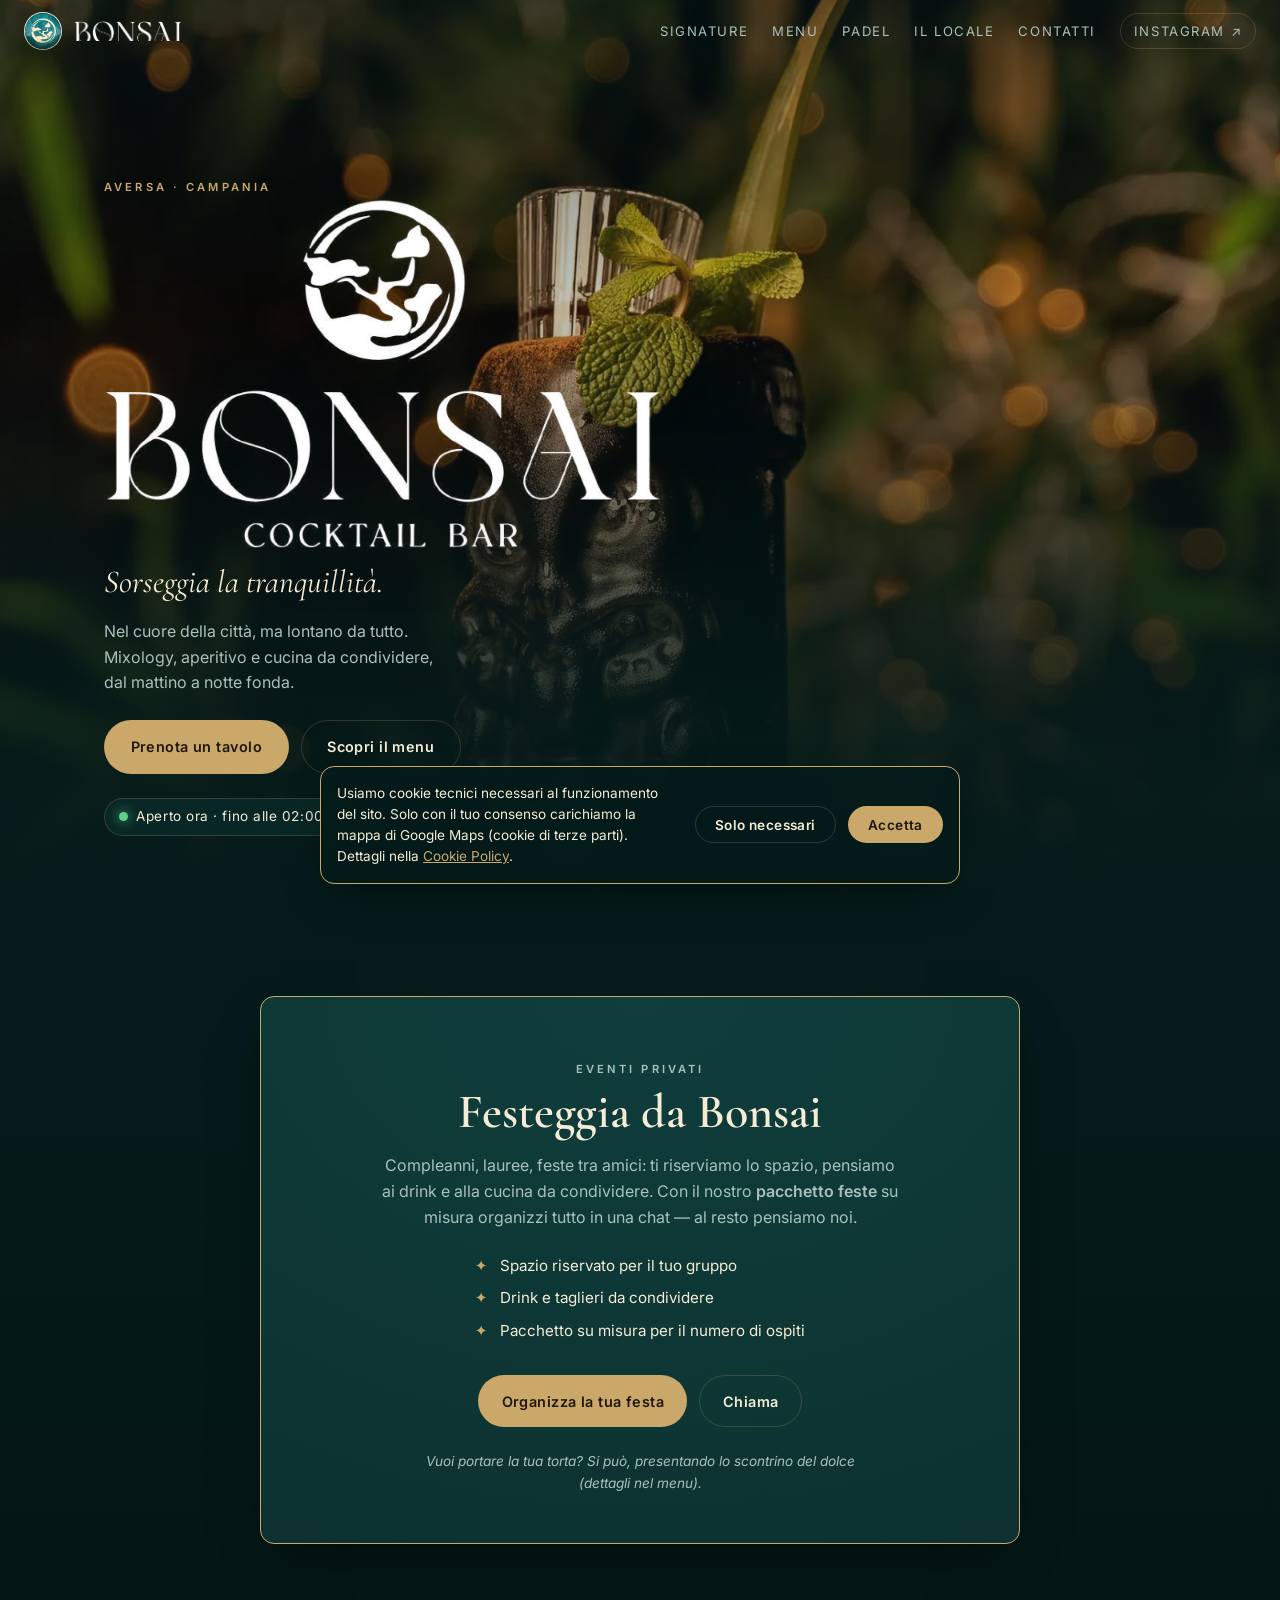
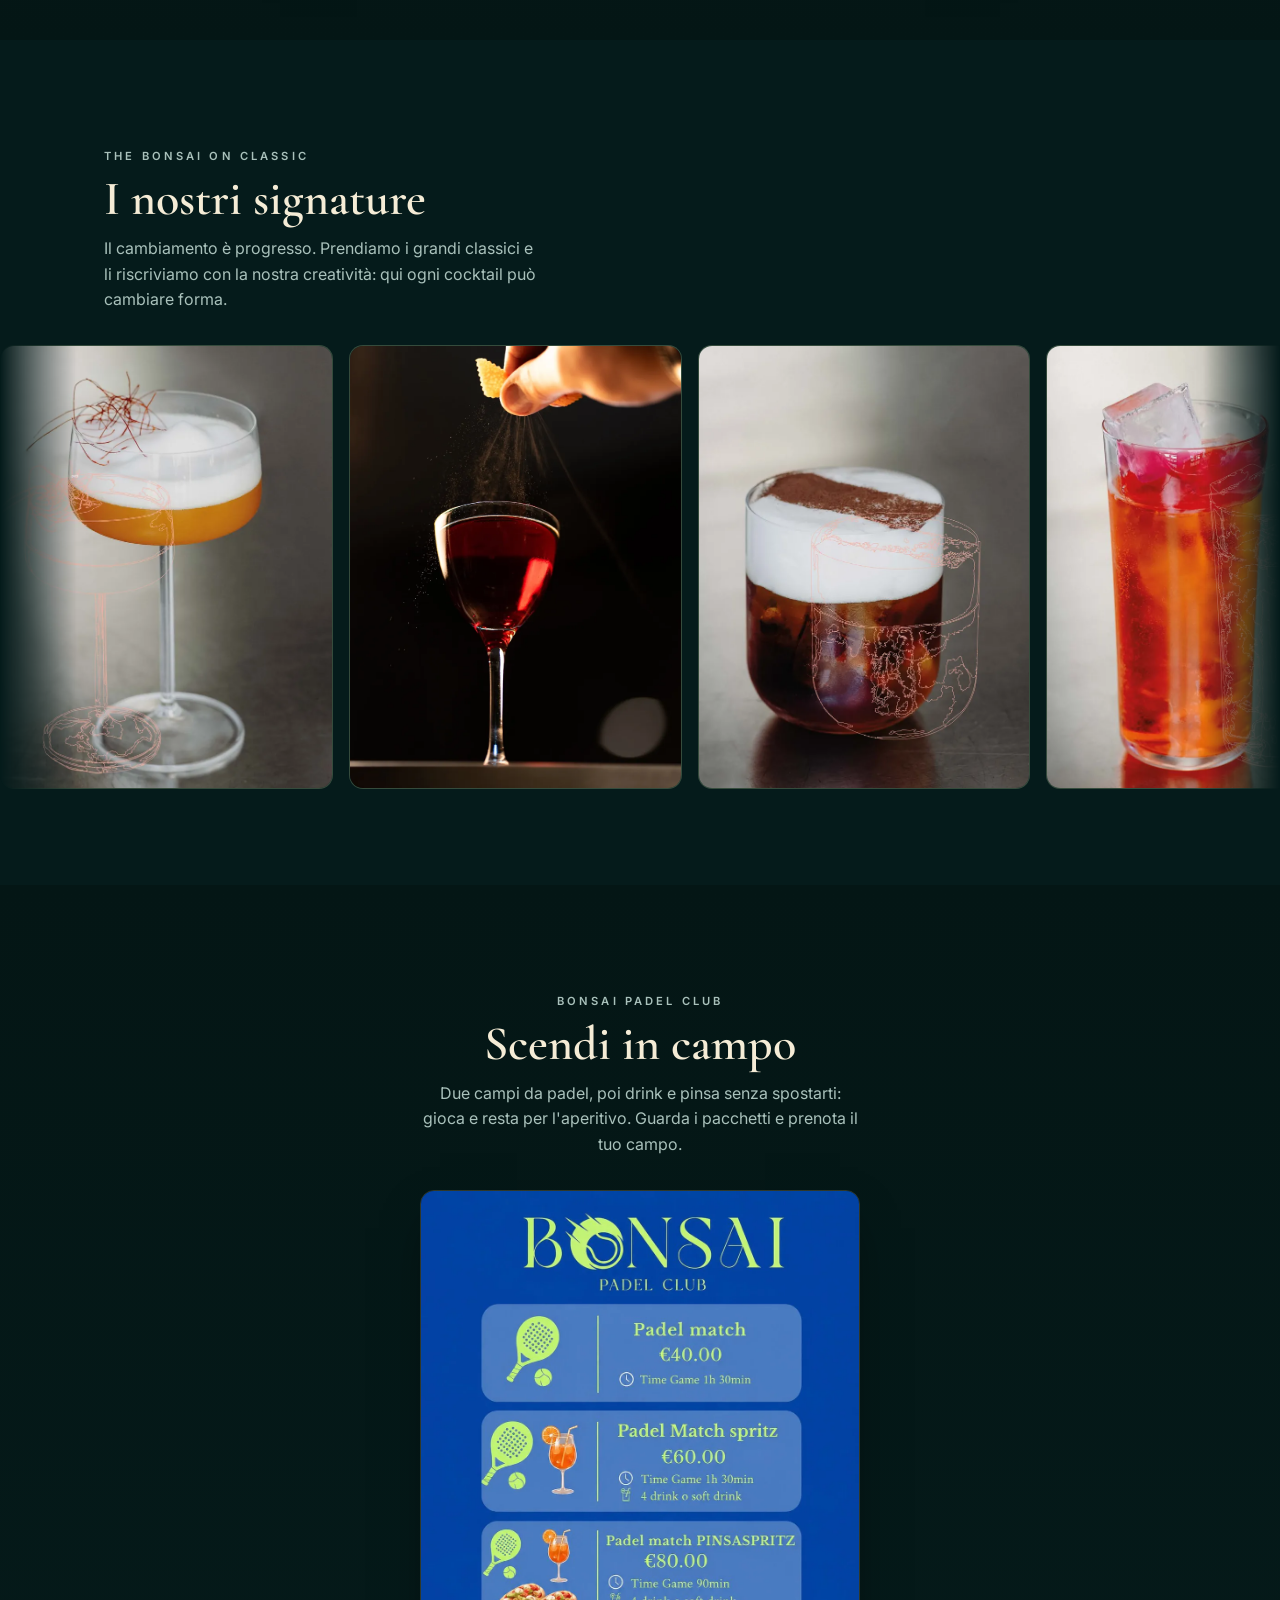
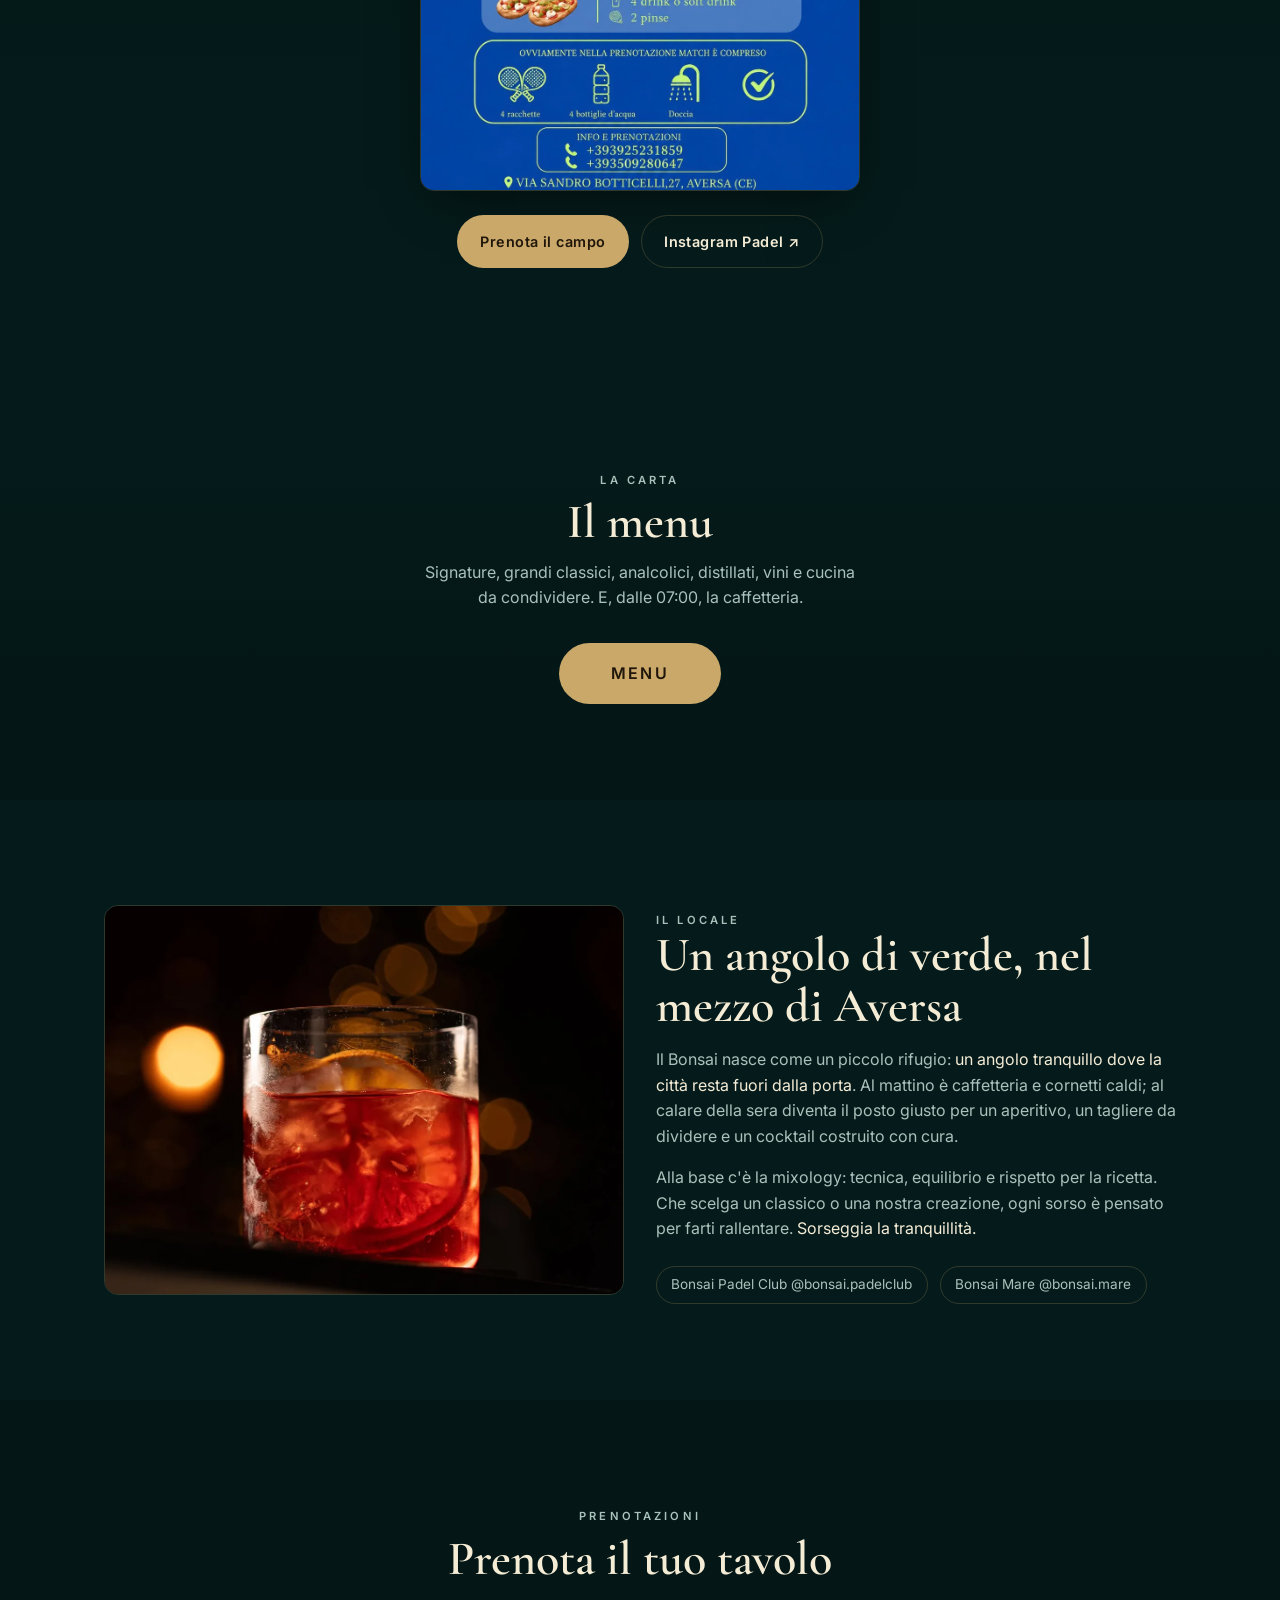
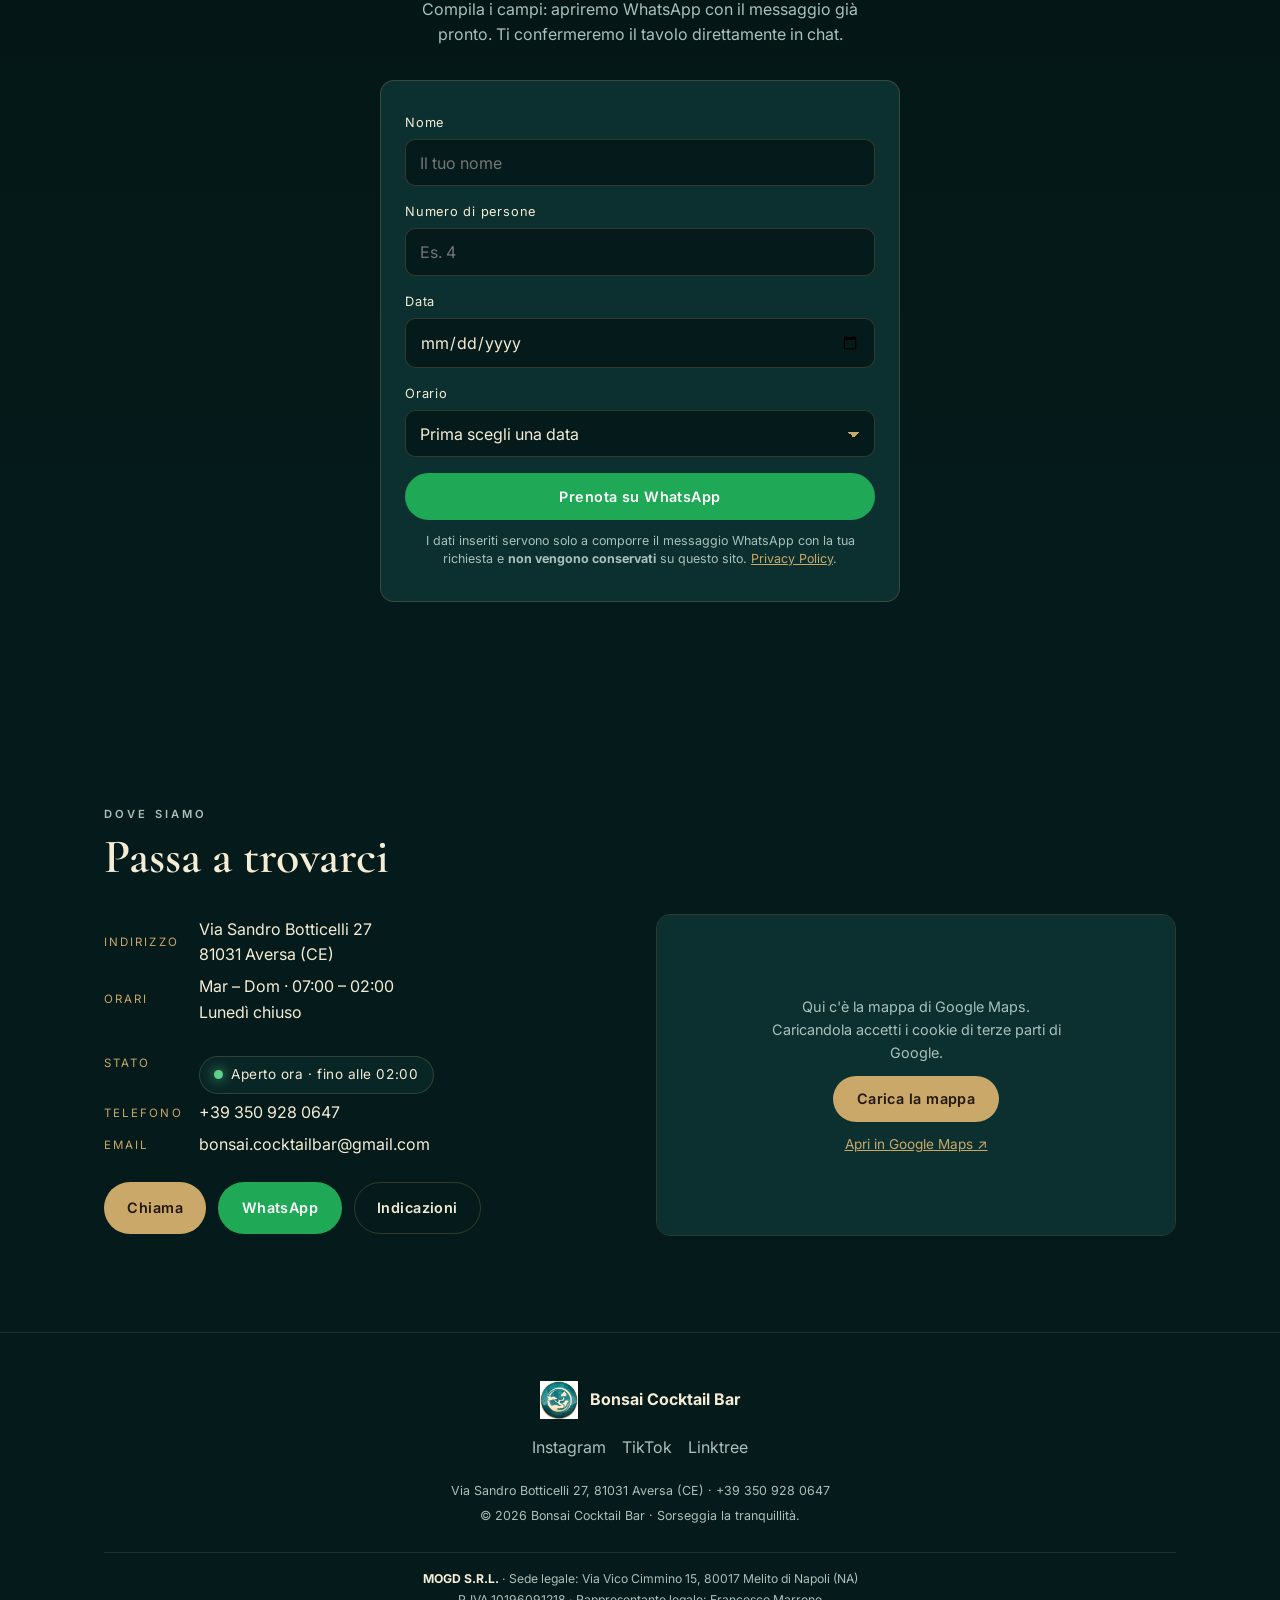
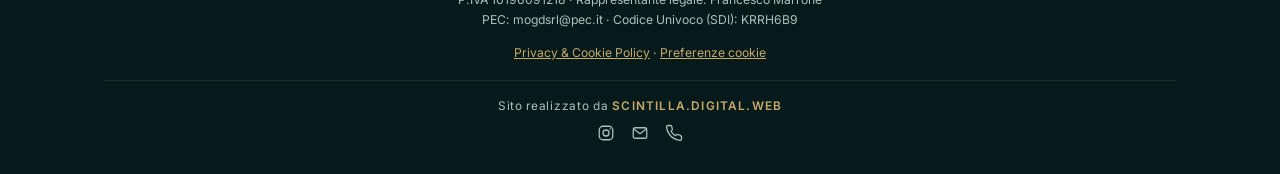
<file: index.html>
<!DOCTYPE html>
<html lang="it">
<head>
<meta charset="UTF-8">
<meta name="viewport" content="width=device-width, initial-scale=1">
<title>Bonsai Cocktail Bar Aversa · Mixology, Aperitivo & Caffetteria</title>
<meta name="description" content="Bonsai Cocktail Bar ad Aversa (CE): mixology, aperitivo e caffetteria. Nel cuore della città, ma lontano da tutto. Aperto Mar–Dom 07:00–02:00. Prenota il tuo tavolo su WhatsApp.">
<link rel="canonical" href="https://bonsaicocktailbar.it/">

<!-- Open Graph / social share -->
<meta property="og:type" content="business.business">
<meta property="og:title" content="Bonsai Cocktail Bar · Aversa">
<meta property="og:description" content="Sorseggia la tranquillità. Mixology, aperitivo e caffetteria nel cuore di Aversa. Prenota su WhatsApp.">
<meta property="og:image" content="https://bonsaicocktailbar.it/assets/og-image.jpg">
<meta property="og:image:width" content="1200">
<meta property="og:image:height" content="630">
<meta property="og:locale" content="it_IT">
<meta property="og:url" content="https://bonsaicocktailbar.it/">
<meta name="twitter:card" content="summary_large_image">
<meta name="theme-color" content="#051B1B">

<link rel="icon" type="image/png" sizes="32x32" href="assets/favicon-32.png">
<link rel="apple-touch-icon" href="assets/apple-touch-icon.png">

<!-- Fonts -->
<link rel="preconnect" href="https://fonts.googleapis.com">
<link rel="preconnect" href="https://fonts.gstatic.com" crossorigin>
<link href="https://fonts.googleapis.com/css2?family=Cormorant+Garamond:ital,wght@0,500;0,600;1,500&family=Inter:wght@400;500;600&display=swap" rel="stylesheet">

<link rel="preload" as="image" href="assets/hero.webp">
<link rel="stylesheet" href="css/style.css">

<!-- ================= JSON-LD: BarOrPub ================= -->
<script type="application/ld+json">
{
  "@context": "https://schema.org",
  "@type": "BarOrPub",
  "name": "Bonsai Cocktail Bar",
  "description": "Cocktail bar e caffetteria ad Aversa: mixology, aperitivo, distillati, vini e cucina da condividere.",
  "url": "https://bonsaicocktailbar.it/",
  "image": "https://bonsaicocktailbar.it/assets/og-image.jpg",
  "logo": "https://bonsaicocktailbar.it/assets/logo.webp",
  "telephone": "+39 350 928 0647",
  "email": "bonsai.cocktailbar@gmail.com",
  "priceRange": "€€",
  "servesCuisine": ["Cocktail", "Mixology", "Aperitivo", "Caffetteria", "Italiana"],
  "menu": "https://bonsaicocktailbar.it/#menu",
  "acceptsReservations": "https://bonsaicocktailbar.it/#prenota",
  "address": {
    "@type": "PostalAddress",
    "streetAddress": "Via Sandro Botticelli 27",
    "addressLocality": "Aversa",
    "addressRegion": "CE",
    "postalCode": "81031",
    "addressCountry": "IT"
  },
  "geo": { "@type": "GeoCoordinates", "latitude": 40.9740, "longitude": 14.2010 },
  "sameAs": [
    "https://www.instagram.com/bonsai.cocktailbar",
    "https://www.tiktok.com/@bonsai.bar",
    "https://www.facebook.com/bonsaicocktailbaraversa",
    "https://linktr.ee/BonsaiAversa"
  ],
  "openingHoursSpecification": [{
    "@type": "OpeningHoursSpecification",
    "dayOfWeek": ["Tuesday","Wednesday","Thursday","Friday","Saturday","Sunday"],
    "opens": "07:00",
    "closes": "02:00"
  }]
}
</script>
</head>
<body>

<!-- ===== HEADER ===== -->
<header class="site-header">
  <a class="brand" href="#top" aria-label="Bonsai Cocktail Bar — home">
    <img class="brand-mark" src="assets/logo.webp" width="38" height="38" alt="">
    <img class="brand-wordmark" src="assets/wordmark.webp" width="900" height="166" alt="Bonsai">
  </a>
  <nav class="nav-links" aria-label="Navigazione principale">
    <a href="#signature">Signature</a>
    <a href="#menu">Menu</a>
    <a href="#padel">Padel</a>
    <a href="#about">Il locale</a>
    <a href="#contatti">Contatti</a>
    <a class="nav-ig" data-ig href="#" target="_blank" rel="noopener">Instagram ↗</a>
  </nav>
</header>

<!-- ===== HERO ===== -->
<section class="hero" id="top">
  <div class="hero__bg">
    <img src="assets/hero.webp" width="1600" height="2000" alt="Cocktail servito in mug tiki tra le foglie del Bonsai Cocktail Bar" fetchpriority="high">
  </div>
  <div class="hero__inner wrap">
    <p class="eyebrow">Aversa · Campania</p>
    <h1 class="hero-logo"><img src="assets/logo-lockup.webp" width="1400" height="879" alt="Bonsai Cocktail Bar"></h1>
    <p class="hook">Sorseggia la tranquillità.</p>
    <p class="claim">Nel cuore della città, ma lontano da tutto. Mixology, aperitivo e cucina da condividere, dal mattino a notte fonda.</p>
    <div class="hero__cta">
      <a class="btn btn--gold" href="#prenota">Prenota un tavolo</a>
      <a class="btn btn--ghost" href="#menu">Scopri il menu</a>
    </div>
    <span class="status-pill" data-status><span class="dot"></span><span class="status-text">—</span></span>
  </div>
</section>

<!-- ===== FESTE & COMPLEANNI (prima della galleria) ===== -->
<section class="section" id="feste">
  <div class="wrap">
    <div class="feste-card reveal">
      <div class="feste-card__text">
        <p class="eyebrow">Eventi privati</p>
        <h2>Festeggia da Bonsai</h2>
        <p>Compleanni, lauree, feste tra amici: ti riserviamo lo spazio, pensiamo ai drink e alla cucina da condividere. Con il nostro <strong>pacchetto feste</strong> su misura organizzi tutto in una chat — al resto pensiamo noi.</p>
        <ul class="feste-feat">
          <li>Spazio riservato per il tuo gruppo</li>
          <li>Drink e taglieri da condividere</li>
          <li>Pacchetto su misura per il numero di ospiti</li>
        </ul>
        <div class="feste-cta">
          <a class="btn btn--gold" data-feste-wa href="#" target="_blank" rel="noopener">Organizza la tua festa</a>
          <a class="btn btn--ghost" data-tel href="#">Chiama</a>
        </div>
        <p class="feste-note">Vuoi portare la tua torta? Si può, presentando lo scontrino del dolce (dettagli nel menu).</p>
      </div>
    </div>
  </div>
</section>

<!-- ===== SIGNATURE (galleria a scorrimento automatico) ===== -->
<section class="section" id="signature">
  <div class="wrap">
    <div class="section-head reveal">
      <p class="eyebrow">The Bonsai on Classic</p>
      <h2>I nostri signature</h2>
      <p>Il cambiamento è progresso. Prendiamo i grandi classici e li riscriviamo con la nostra creatività: qui ogni cocktail può cambiare forma.</p>
    </div>
  </div>
  <!-- galleria full-bleed: scorre da sola, non interattiva -->
  <div class="marquee" id="sig-marquee" aria-hidden="true">
    <div class="marquee__track" id="sig-track"><!-- immagini iniettate da app.js --></div>
  </div>
</section>

<!-- ===== PADEL CLUB (dopo la galleria) ===== -->
<section class="section" id="padel">
  <div class="wrap">
    <div class="section-head reveal" style="margin-inline:auto;text-align:center">
      <p class="eyebrow">Bonsai Padel Club</p>
      <h2>Scendi in campo</h2>
      <p style="margin-inline:auto">Due campi da padel, poi drink e pinsa senza spostarti: gioca e resta per l'aperitivo. Guarda i pacchetti e prenota il tuo campo.</p>
    </div>
    <figure class="padel-poster reveal">
      <img src="assets/padel.webp" width="1000" height="1369" loading="lazy" alt="Listino Bonsai Padel Club: Padel match, Padel Match Spritz, Padel Match Pinsaspritz">
    </figure>
    <div class="padel-cta reveal">
      <a class="btn btn--gold" data-padel-wa href="#" target="_blank" rel="noopener">Prenota il campo</a>
      <a class="btn btn--ghost" data-padel-ig href="#" target="_blank" rel="noopener">Instagram Padel ↗</a>
    </div>
  </div>
</section>

<!-- ===== MENU (link al menu completo) ===== -->
<section class="section menu-cta" id="menu">
  <div class="wrap">
    <div class="section-head reveal" style="margin-inline:auto;text-align:center">
      <p class="eyebrow">La carta</p>
      <h2>Il menu</h2>
      <p style="margin-inline:auto">Signature, grandi classici, analcolici, distillati, vini e cucina da condividere. E, dalle 07:00, la caffetteria.</p>
    </div>
    <div class="menu-cta__btn reveal">
      <!-- LINK CANVA MENU -->
      <a class="btn btn--gold" href="https://canva.link/jkwygg70bp28v52" target="_blank" rel="noopener">Menu</a>
    </div>
  </div>
</section>

<!-- ===== ABOUT ===== -->
<section class="section" id="about">
  <div class="wrap about">
    <div class="about__img reveal">
      <img src="assets/about.webp" width="1100" height="1375" loading="lazy" alt="Cocktail classico al banco del Bonsai, tra luci calde e verde">
    </div>
    <div class="about__text reveal">
      <p class="eyebrow">Il locale</p>
      <h2>Un angolo di verde, nel mezzo di Aversa</h2>
      <p>Il Bonsai nasce come un piccolo rifugio: <span class="accent">un angolo tranquillo dove la città resta fuori dalla porta</span>. Al mattino è caffetteria e cornetti caldi; al calare della sera diventa il posto giusto per un aperitivo, un tagliere da dividere e un cocktail costruito con cura.</p>
      <p>Alla base c'è la mixology: tecnica, equilibrio e rispetto per la ricetta. Che scelga un classico o una nostra creazione, ogni sorso è pensato per farti rallentare. <span class="accent">Sorseggia la tranquillità.</span></p>
      <div class="universe" id="universe"><!-- rimandi Bonsai Padel / Mare --></div>
    </div>
  </div>
</section>

<!-- ===== PRENOTA ===== -->
<section class="section" id="prenota">
  <div class="wrap">
    <div class="section-head reveal" style="margin-inline:auto;text-align:center">
      <p class="eyebrow">Prenotazioni</p>
      <h2>Prenota il tuo tavolo</h2>
      <p style="margin-inline:auto">Compila i campi: apriremo WhatsApp con il messaggio già pronto. Ti confermeremo il tavolo direttamente in chat.</p>
    </div>
    <form class="book reveal" id="book-form" novalidate>
      <div class="field">
        <label for="b-nome">Nome</label>
        <input type="text" id="b-nome" name="nome" autocomplete="name" placeholder="Il tuo nome" required>
        <span class="err">Inserisci il tuo nome.</span>
      </div>
      <div class="field">
        <label for="b-persone">Numero di persone</label>
        <input type="number" id="b-persone" name="persone" min="1" max="20" inputmode="numeric" placeholder="Es. 4" required>
        <span class="err">Indica da 1 a 20 persone.</span>
      </div>
      <div class="field">
        <label for="b-data">Data</label>
        <input type="date" id="b-data" name="data" required>
        <span class="err">Scegli una data valida.</span>
      </div>
      <div class="field">
        <label for="b-orario">Orario</label>
        <select id="b-orario" name="orario" required>
          <option value="">Prima scegli una data</option>
        </select>
        <span class="err">Scegli un orario.</span>
      </div>
      <button type="submit" class="btn btn--wa btn--block">Prenota su WhatsApp</button>
      <p class="form-privacy">I dati inseriti servono solo a comporre il messaggio WhatsApp con la tua richiesta e <strong>non vengono conservati</strong> su questo sito. <a href="privacy.html">Privacy Policy</a>.</p>
      <div class="book__confirm" id="book-confirm">
        <b>Ti stiamo aprendo WhatsApp.</b> Premi invio nella chat per inviare la richiesta: ti confermeremo il tavolo appena possibile. Se WhatsApp non si è aperto, <a data-wa href="#" target="_blank" rel="noopener" style="color:var(--gold);text-decoration:underline">tocca qui</a>.
      </div>
    </form>
  </div>
</section>

<!-- ===== CONTATTI ===== -->
<section class="section" id="contatti">
  <div class="wrap">
    <div class="section-head reveal">
      <p class="eyebrow">Dove siamo</p>
      <h2>Passa a trovarci</h2>
    </div>
    <div class="contact">
      <div class="contact__info reveal">
        <dl>
          <dt>Indirizzo</dt><dd>Via Sandro Botticelli 27<br>81031 Aversa (CE)</dd>
          <dt>Orari</dt><dd>Mar – Dom · 07:00 – 02:00<br>Lunedì chiuso</dd>
          <dt>Stato</dt><dd><span class="status-pill" data-status><span class="dot"></span><span class="status-text">—</span></span></dd>
          <dt>Telefono</dt><dd><a data-tel href="#">+39 350 928 0647</a></dd>
          <dt>Email</dt><dd><a href="mailto:bonsai.cocktailbar@gmail.com">bonsai.cocktailbar@gmail.com</a></dd>
        </dl>
        <div class="contact__actions">
          <a class="btn btn--gold" data-tel href="#">Chiama</a>
          <a class="btn btn--wa" data-wa href="#" target="_blank" rel="noopener">WhatsApp</a>
          <a class="btn btn--ghost" data-map href="#" target="_blank" rel="noopener">Indicazioni</a>
        </div>
      </div>
      <div class="map reveal" id="map-box"
           data-map-src="https://www.google.com/maps?q=Via+Sandro+Botticelli+27,+81031+Aversa+CE&output=embed">
        <div class="map-consent" id="map-consent">
          <p>Qui c'è la mappa di Google Maps. Caricandola accetti i cookie di terze parti di Google.</p>
          <button type="button" class="btn btn--gold" id="map-load">Carica la mappa</button>
          <a class="map-dir" data-map href="#" target="_blank" rel="noopener">Apri in Google Maps ↗</a>
        </div>
      </div>
    </div>
  </div>
</section>

<!-- ===== FOOTER ===== -->
<footer class="site-footer">
  <div class="wrap">
    <div class="brand"><img src="assets/logo.webp" width="38" height="38" alt=""><b>Bonsai Cocktail Bar</b></div>
    <div class="socials">
      <a data-ig href="#" target="_blank" rel="noopener">Instagram</a>
      <a href="https://www.tiktok.com/@bonsai.bar" target="_blank" rel="noopener">TikTok</a>
      <a href="https://linktr.ee/BonsaiAversa" target="_blank" rel="noopener">Linktree</a>
    </div>
    <small>
      Via Sandro Botticelli 27, 81031 Aversa (CE) · +39 350 928 0647<br>
      © <span id="year"></span> Bonsai Cocktail Bar · Sorseggia la tranquillità.
    </small>
    <div class="legal">
      <p>
        <strong>MOGD S.R.L.</strong> · Sede legale: Via Vico Cimmino 15, 80017 Melito di Napoli (NA)<br>
        P.IVA 10196091218 · Rappresentante legale: Francesco Marrone<br>
        PEC: <a href="mailto:mogdsrl@pec.it">mogdsrl@pec.it</a> · Codice Univoco (SDI): KRRH6B9
      </p>
      <p class="legal-links">
        <a href="privacy.html">Privacy &amp; Cookie Policy</a>
        · <button type="button" class="link-btn" id="cookie-reopen">Preferenze cookie</button>
      </p>
    </div>
    <div class="credit">
      <span>Sito realizzato da <strong>SCINTILLA.DIGITAL.WEB</strong></span>
      <span class="credit-icons">
        <a href="https://www.instagram.com/scintilla.digital.web" target="_blank" rel="noopener" aria-label="Instagram di SCINTILLA.DIGITAL.WEB">
          <svg viewBox="0 0 24 24" width="18" height="18" fill="none" stroke="currentColor" stroke-width="1.7" aria-hidden="true"><rect x="3" y="3" width="18" height="18" rx="5"/><circle cx="12" cy="12" r="4"/><circle cx="17.5" cy="6.5" r="1" fill="currentColor" stroke="none"/></svg>
        </a>
        <a href="mailto:scintillaanselmo0@gmail.com" aria-label="Email di SCINTILLA.DIGITAL.WEB">
          <svg viewBox="0 0 24 24" width="18" height="18" fill="none" stroke="currentColor" stroke-width="1.7" aria-hidden="true"><rect x="3" y="5" width="18" height="14" rx="2.5"/><path d="M4 7l8 6 8-6"/></svg>
        </a>
        <a href="tel:+393762474257" aria-label="Telefono di SCINTILLA.DIGITAL.WEB">
          <svg viewBox="0 0 24 24" width="18" height="18" fill="none" stroke="currentColor" stroke-width="1.7" stroke-linecap="round" stroke-linejoin="round" aria-hidden="true"><path d="M22 16.9v3a2 2 0 0 1-2.2 2 19.8 19.8 0 0 1-8.6-3.1 19.5 19.5 0 0 1-6-6 19.8 19.8 0 0 1-3.1-8.7A2 2 0 0 1 4.1 2h3a2 2 0 0 1 2 1.7c.1.9.3 1.8.6 2.7a2 2 0 0 1-.4 2.1L8 9.6a16 16 0 0 0 6 6l1.1-1.1a2 2 0 0 1 2.1-.4c.9.3 1.8.5 2.7.6a2 2 0 0 1 1.7 2Z"/></svg>
        </a>
      </span>
    </div>
  </div>
</footer>

<!-- ===== BANNER COOKIE ===== -->
<div class="cookie-banner" id="cookie-banner" role="dialog" aria-live="polite" aria-label="Avviso cookie" hidden>
  <p>Usiamo cookie tecnici necessari al funzionamento del sito. Solo con il tuo consenso carichiamo la mappa di Google Maps (cookie di terze parti). Dettagli nella <a href="privacy.html#cookie">Cookie Policy</a>.</p>
  <div class="cookie-actions">
    <button type="button" class="btn btn--ghost" id="cookie-reject">Solo necessari</button>
    <button type="button" class="btn btn--gold" id="cookie-accept">Accetta</button>
  </div>
</div>

<!-- ===== STICKY CTA (mobile) ===== -->
<nav class="sticky-cta" aria-label="Azioni rapide">
  <a class="btn btn--ghost" data-tel href="#">Chiama</a>
  <a class="btn btn--gold" href="#prenota">Prenota</a>
</nav>

<script src="js/data.js"></script>
<script src="js/app.js"></script>
<script src="js/legal.js"></script>
<script>
  document.getElementById("year").textContent = new Date().getFullYear();
  // rimandi "universo Bonsai" dal data.js
  (function(){
    var u=document.getElementById("universe"), U=window.BONSAI.business.universe||[];
    U.forEach(function(x){var a=document.createElement("a");a.href=x.url;a.target="_blank";a.rel="noopener";a.textContent=x.label+" "+x.handle;u.appendChild(a);});
  })();
</script>
</body>
</html>
</file>
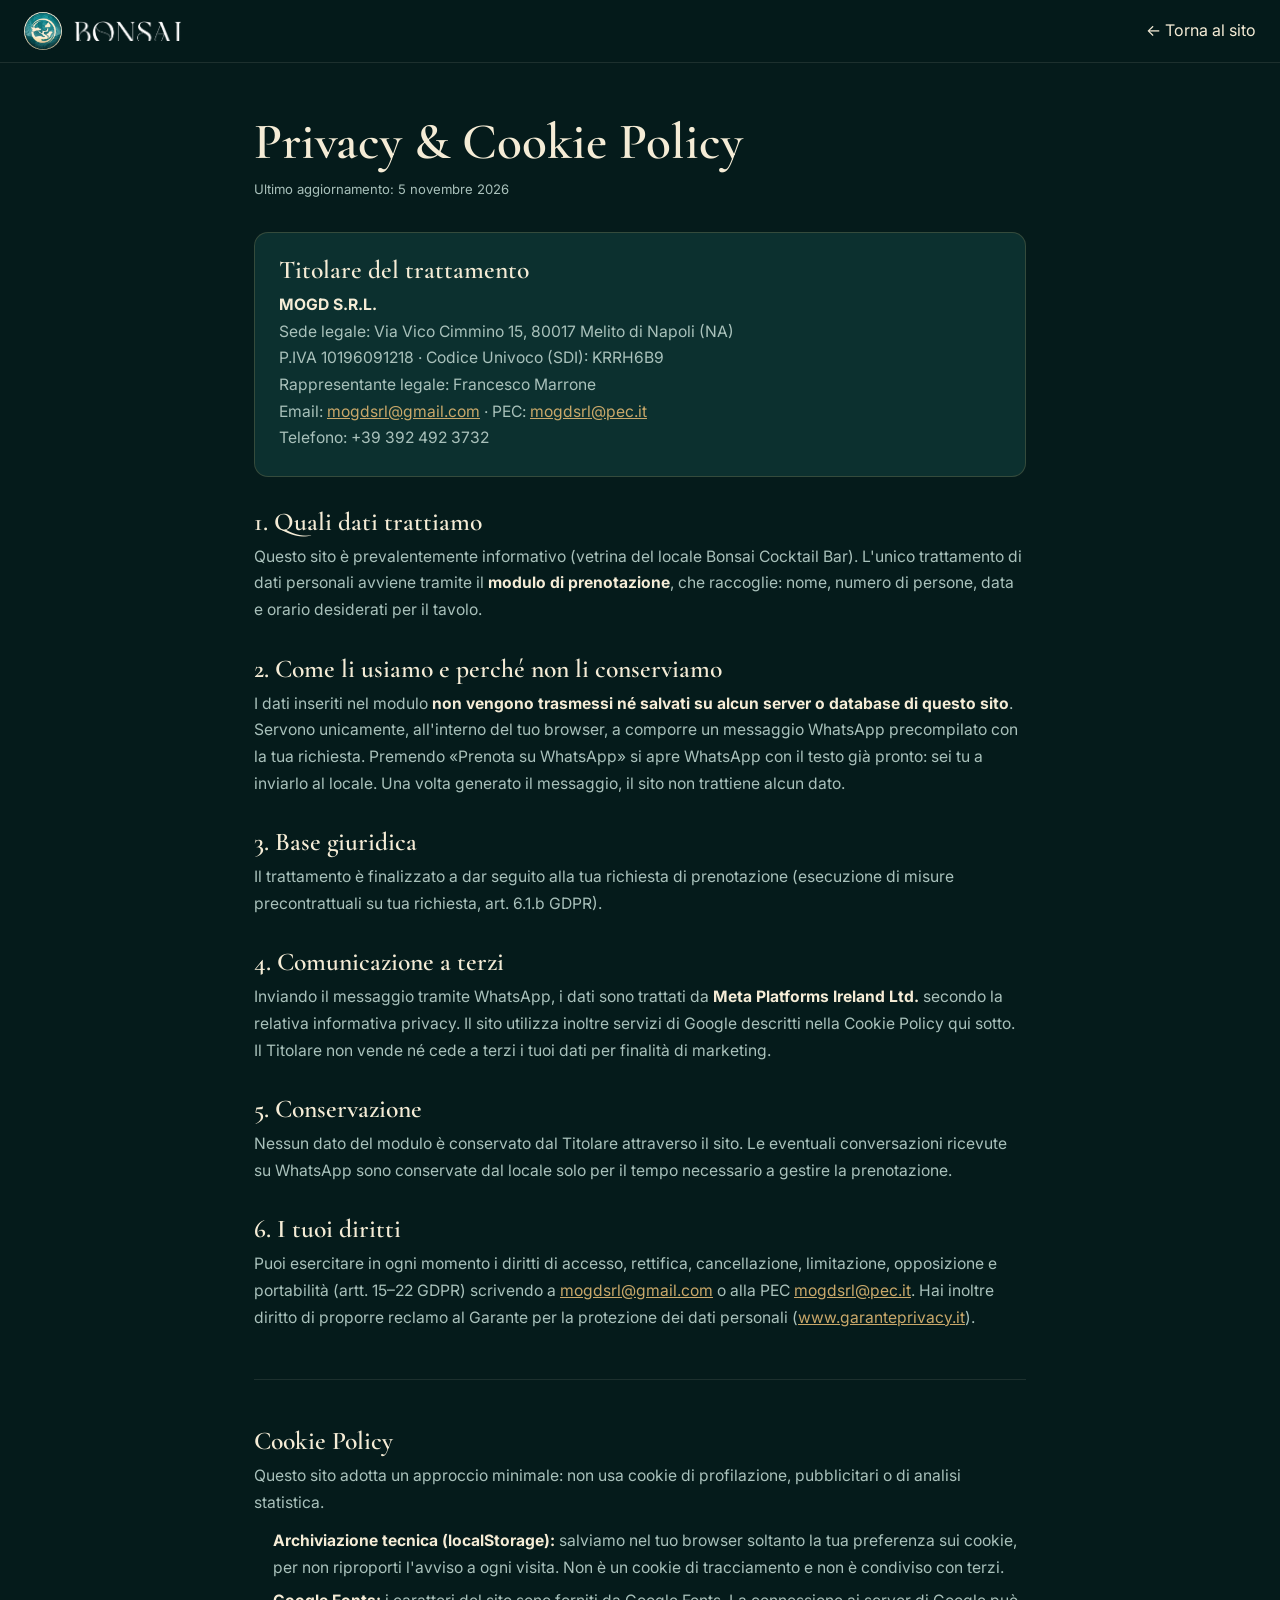
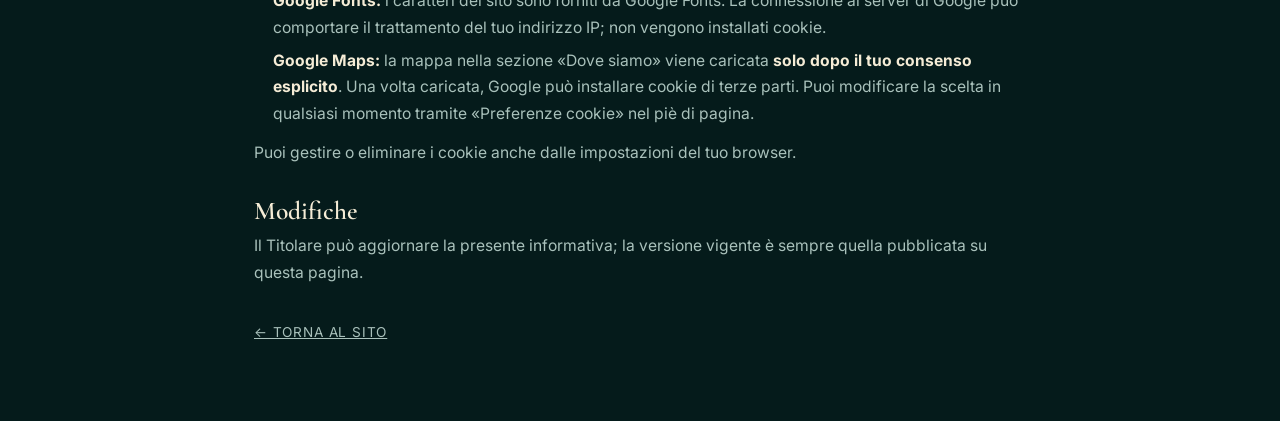
<file: privacy.html>
<!DOCTYPE html>
<html lang="it">
<head>
<meta charset="UTF-8">
<meta name="viewport" content="width=device-width, initial-scale=1">
<title>Privacy & Cookie Policy · Bonsai Cocktail Bar</title>
<meta name="description" content="Informativa privacy e cookie policy di Bonsai Cocktail Bar (MOGD S.R.L.). Come trattiamo i dati del modulo di prenotazione e quali cookie usa il sito.">
<meta name="robots" content="all">
<link rel="canonical" href="https://bonsaicocktailbar.it/privacy.html">
<link rel="icon" type="image/png" sizes="32x32" href="assets/favicon-32.png">
<link rel="apple-touch-icon" href="assets/apple-touch-icon.png">
<meta name="theme-color" content="#051B1B">
<link rel="preconnect" href="https://fonts.googleapis.com">
<link rel="preconnect" href="https://fonts.gstatic.com" crossorigin>
<link href="https://fonts.googleapis.com/css2?family=Cormorant+Garamond:ital,wght@0,500;0,600;1,500&family=Inter:wght@400;500;600&display=swap" rel="stylesheet">
<link rel="stylesheet" href="css/style.css">
<style>
  .legal-page{max-width:820px; margin-inline:auto; padding:calc(var(--sticky-h) + 2rem) var(--s5) var(--s8)}
  .legal-page .back{display:inline-flex; align-items:center; gap:.5rem; color:var(--sage); font-size:.85rem; letter-spacing:.06em; text-transform:uppercase}
  .legal-page .back:hover{color:var(--gold)}
  .legal-page h1{font-family:var(--serif); font-weight:600; font-size:clamp(2.2rem,7vw,3.2rem); color:var(--cream); margin:var(--s4) 0 var(--s2); line-height:1.05}
  .legal-page .updated{color:var(--sage); font-size:.82rem; margin-bottom:var(--s6)}
  .legal-page h2{font-family:var(--serif); font-weight:600; font-size:1.6rem; color:var(--gold2); margin:var(--s6) 0 var(--s2)}
  .legal-page p, .legal-page li{color:var(--sage); line-height:1.7; font-size:.98rem}
  .legal-page p{margin:0 0 var(--s3)}
  .legal-page strong{color:var(--cream)}
  .legal-page a{color:var(--gold); text-decoration:underline}
  .legal-page ul{margin:0 0 var(--s3); padding-left:1.2rem}
  .legal-page li{margin-bottom:.4rem}
  .legal-card{background:var(--petrol); border:1px solid var(--line); border-radius:var(--radius); padding:var(--s5); margin:var(--s4) 0}
  .legal-card p:last-child{margin-bottom:0}
  .legal-page hr{border:0; border-top:1px solid var(--line-2); margin:var(--s7) 0}
</style>
</head>
<body>

<header class="site-header scrolled">
  <a class="brand" href="index.html" aria-label="Bonsai Cocktail Bar — home">
    <img class="brand-mark" src="assets/logo.webp" width="38" height="38" alt="">
    <img class="brand-wordmark" src="assets/wordmark.webp" width="900" height="166" alt="Bonsai">
  </a>
  <a class="back" href="index.html">← Torna al sito</a>
</header>

<main class="legal-page">
  <h1>Privacy &amp; Cookie Policy</h1>
  <p class="updated">Ultimo aggiornamento: 5 novembre 2026</p>

  <div class="legal-card">
    <h2 style="margin-top:0">Titolare del trattamento</h2>
    <p>
      <strong>MOGD S.R.L.</strong><br>
      Sede legale: Via Vico Cimmino 15, 80017 Melito di Napoli (NA)<br>
      P.IVA 10196091218 · Codice Univoco (SDI): KRRH6B9<br>
      Rappresentante legale: Francesco Marrone<br>
      Email: <a href="mailto:mogdsrl@gmail.com">mogdsrl@gmail.com</a> · PEC: <a href="mailto:mogdsrl@pec.it">mogdsrl@pec.it</a><br>
      Telefono: +39 392 492 3732
    </p>
  </div>

  <h2>1. Quali dati trattiamo</h2>
  <p>Questo sito è prevalentemente informativo (vetrina del locale Bonsai Cocktail Bar). L'unico trattamento di dati personali avviene tramite il <strong>modulo di prenotazione</strong>, che raccoglie: nome, numero di persone, data e orario desiderati per il tavolo.</p>

  <h2>2. Come li usiamo e perché non li conserviamo</h2>
  <p>I dati inseriti nel modulo <strong>non vengono trasmessi né salvati su alcun server o database di questo sito</strong>. Servono unicamente, all'interno del tuo browser, a comporre un messaggio WhatsApp precompilato con la tua richiesta. Premendo «Prenota su WhatsApp» si apre WhatsApp con il testo già pronto: sei tu a inviarlo al locale. Una volta generato il messaggio, il sito non trattiene alcun dato.</p>

  <h2>3. Base giuridica</h2>
  <p>Il trattamento è finalizzato a dar seguito alla tua richiesta di prenotazione (esecuzione di misure precontrattuali su tua richiesta, art. 6.1.b GDPR).</p>

  <h2>4. Comunicazione a terzi</h2>
  <p>Inviando il messaggio tramite WhatsApp, i dati sono trattati da <strong>Meta Platforms Ireland Ltd.</strong> secondo la relativa informativa privacy. Il sito utilizza inoltre servizi di Google descritti nella Cookie Policy qui sotto. Il Titolare non vende né cede a terzi i tuoi dati per finalità di marketing.</p>

  <h2>5. Conservazione</h2>
  <p>Nessun dato del modulo è conservato dal Titolare attraverso il sito. Le eventuali conversazioni ricevute su WhatsApp sono conservate dal locale solo per il tempo necessario a gestire la prenotazione.</p>

  <h2>6. I tuoi diritti</h2>
  <p>Puoi esercitare in ogni momento i diritti di accesso, rettifica, cancellazione, limitazione, opposizione e portabilità (artt. 15–22 GDPR) scrivendo a <a href="mailto:mogdsrl@gmail.com">mogdsrl@gmail.com</a> o alla PEC <a href="mailto:mogdsrl@pec.it">mogdsrl@pec.it</a>. Hai inoltre diritto di proporre reclamo al Garante per la protezione dei dati personali (<a href="https://www.garanteprivacy.it" target="_blank" rel="noopener">www.garanteprivacy.it</a>).</p>

  <hr>

  <h2 id="cookie">Cookie Policy</h2>
  <p>Questo sito adotta un approccio minimale: non usa cookie di profilazione, pubblicitari o di analisi statistica.</p>
  <ul>
    <li><strong>Archiviazione tecnica (localStorage):</strong> salviamo nel tuo browser soltanto la tua preferenza sui cookie, per non riproporti l'avviso a ogni visita. Non è un cookie di tracciamento e non è condiviso con terzi.</li>
    <li><strong>Google Fonts:</strong> i caratteri del sito sono forniti da Google Fonts. La connessione ai server di Google può comportare il trattamento del tuo indirizzo IP; non vengono installati cookie.</li>
    <li><strong>Google Maps:</strong> la mappa nella sezione «Dove siamo» viene caricata <strong>solo dopo il tuo consenso esplicito</strong>. Una volta caricata, Google può installare cookie di terze parti. Puoi modificare la scelta in qualsiasi momento tramite «Preferenze cookie» nel piè di pagina.</li>
  </ul>
  <p>Puoi gestire o eliminare i cookie anche dalle impostazioni del tuo browser.</p>

  <h2>Modifiche</h2>
  <p>Il Titolare può aggiornare la presente informativa; la versione vigente è sempre quella pubblicata su questa pagina.</p>

  <p style="margin-top:var(--s6)"><a class="back" href="index.html">← Torna al sito</a></p>
</main>

</body>
</html>
</file>
<file: css/style.css>
/* ==========================================================================
   BONSAI COCKTAIL BAR — stylesheet
   Dark botanical speakeasy · mobile-first (390px default)
   Palette derivata dal logo: petrolio, teal, oro, crema.
   ========================================================================== */

:root{
  /* Colori (hex) */
  --ink:      #051B1B;   /* fondo pagina, quasi-nero petrolio */
  --petrol:   #0C302F;   /* superfici / card */
  --petrol-2: #0F3E3C;   /* superfici in rilievo */
  --teal:     #2A9D9F;   /* accento brand (da logo #258185) */
  --gold:     #C9A86A;   /* accento: prezzi, filetti, firma */
  --gold-2:   #E4C98A;   /* oro chiaro per hover */
  --cream:    #F5ECD6;   /* testo primario */
  --sage:     #A9C1BB;   /* testo secondario (non grigio) */
  --line:     rgba(201,168,106,.22); /* filetto oro */
  --line-2:   rgba(245,236,214,.10);
  --danger:   #E8A29A;

  /* Tipi */
  --serif: "Cormorant Garamond", Georgia, "Times New Roman", serif;
  --sans:  "Inter", system-ui, -apple-system, "Segoe UI", Roboto, sans-serif;

  /* Spaziatura (rem) */
  --s1:.25rem; --s2:.5rem; --s3:.75rem; --s4:1rem; --s5:1.5rem;
  --s6:2rem;   --s7:3rem;  --s8:4rem;   --s9:6rem;

  --maxw: 1120px;
  --radius: 14px;
  --shadow: 0 18px 50px -20px rgba(0,0,0,.7);
  --sticky-h: 68px; /* barra CTA mobile */
}

*{box-sizing:border-box}
html{scroll-behavior:smooth; -webkit-text-size-adjust:100%}
body{
  margin:0; background:var(--ink); color:var(--cream);
  font-family:var(--sans); font-size:16px; line-height:1.6;
  -webkit-font-smoothing:antialiased; overflow-x:hidden;
  padding-bottom:calc(var(--sticky-h) + env(safe-area-inset-bottom));
}
img{display:block; max-width:100%; height:auto}
a{color:inherit; text-decoration:none}
h1,h2,h3{font-family:var(--serif); font-weight:600; line-height:1.05; margin:0}
p{margin:0}
ul{margin:0; padding:0; list-style:none}
:focus-visible{outline:2px solid var(--gold); outline-offset:3px; border-radius:4px}

.wrap{width:100%; max-width:var(--maxw); margin-inline:auto; padding-inline:var(--s5)}
.eyebrow{
  font-family:var(--sans); font-size:.7rem; font-weight:600;
  letter-spacing:.28em; text-transform:uppercase; color:var(--gold);
}
.section{padding-block:var(--s8)}
.section-head{max-width:44ch; margin-bottom:var(--s6)}
.section-head h2{font-size:clamp(2rem,7vw,3rem); margin-top:var(--s2)}
.section-head p{color:var(--sage); margin-top:var(--s3)}

/* botanical hairline divider */
.leaf-rule{display:flex; align-items:center; gap:var(--s3); color:var(--gold); margin:var(--s2) 0}
.leaf-rule::before,.leaf-rule::after{content:""; height:1px; background:var(--line); flex:1}
.leaf-rule svg{width:20px; height:20px; opacity:.9}

/* ---------- HEADER / NAV ------------------------------------------------- */
.site-header{
  position:fixed; inset:0 0 auto 0; z-index:60;
  display:flex; align-items:center; justify-content:space-between;
  padding:var(--s3) var(--s5); transition:background .3s, box-shadow .3s;
}
.site-header.scrolled{
  background:rgba(5,27,27,.82); backdrop-filter:blur(12px);
  box-shadow:0 1px 0 var(--line-2);
}
.brand{display:flex; align-items:center; gap:var(--s3)}
.brand-mark{width:38px; height:38px; border-radius:50%; flex:0 0 auto}
.brand-wordmark{height:20px; width:auto; display:block}
.nav-links{display:none}
.nav-links a{font-size:.82rem; letter-spacing:.12em; text-transform:uppercase; color:var(--sage); transition:color .2s}
.nav-links a:hover{color:var(--gold)}
.nav-ig{
  display:inline-flex; align-items:center; gap:.4rem; color:var(--cream);
  border:1px solid var(--line); border-radius:999px; padding:.4rem .8rem; font-size:.8rem;
}
.nav-ig:hover{border-color:var(--gold); color:var(--gold)}

/* ---------- HERO -------------------------------------------------------- */
.hero{position:relative; min-height:100svh; display:flex; align-items:flex-end;
  padding-bottom:var(--s8); overflow:hidden}
.hero__bg{position:absolute; inset:0; z-index:0}
.hero__bg img{width:100%; height:100%; object-fit:cover; object-position:center 40%}
.hero__bg::after{content:""; position:absolute; inset:0;
  background:
    linear-gradient(180deg, rgba(5,27,27,.55) 0%, rgba(5,27,27,.25) 35%, rgba(5,27,27,.85) 82%, var(--ink) 100%),
    radial-gradient(120% 80% at 50% 20%, transparent 40%, rgba(5,27,27,.5) 100%);
}
.hero__inner{position:relative; z-index:1; width:100%}
.hero h1{margin:0}
.hero-logo img{width:min(78vw,420px); height:auto; display:block; filter:drop-shadow(0 10px 30px rgba(0,0,0,.45))}
.hero .kind{color:var(--sage); font-size:.95rem; letter-spacing:.08em; margin-top:var(--s4)}
.hero .hook{font-family:var(--serif); font-style:italic; font-size:clamp(1.3rem,5.5vw,2rem);
  color:var(--cream); margin-top:var(--s2)}
.hero .claim{color:var(--sage); margin-top:var(--s3); max-width:34ch}
.hero__cta{display:flex; flex-wrap:wrap; gap:var(--s3); margin-top:var(--s5)}
.status-pill{display:inline-flex; align-items:center; gap:.5rem; margin-top:var(--s5);
  font-size:.85rem; letter-spacing:.04em; color:var(--cream);
  background:rgba(12,48,47,.6); border:1px solid var(--line); border-radius:999px; padding:.45rem .9rem}
.dot{width:9px; height:9px; border-radius:50%; background:var(--sage); box-shadow:0 0 0 0 rgba(0,0,0,0)}
.dot.open{background:#5FD08A; box-shadow:0 0 12px 1px rgba(95,208,138,.6)}
.dot.closed{background:var(--danger)}

/* ---------- BUTTONS ----------------------------------------------------- */
.btn{display:inline-flex; align-items:center; justify-content:center; gap:.5rem;
  font-family:var(--sans); font-size:.9rem; font-weight:600; letter-spacing:.03em;
  padding:.85rem 1.4rem; border-radius:999px; cursor:pointer; border:1px solid transparent;
  transition:transform .15s, background .2s, color .2s, border-color .2s; white-space:nowrap}
.btn:active{transform:translateY(1px)}
.btn--gold{background:var(--gold); color:#20160a}
.btn--gold:hover{background:var(--gold-2)}
.btn--ghost{background:transparent; color:var(--cream); border-color:var(--line)}
.btn--ghost:hover{border-color:var(--gold); color:var(--gold)}
.btn--wa{background:#1FA855; color:#fff}
.btn--wa:hover{background:#25c063}
.btn--block{width:100%}

/* ---------- SIGNATURE — galleria a scorrimento automatico --------------- */
/* Full-bleed: esce dal .wrap per occupare tutta la larghezza schermo */
.marquee{margin-top:var(--s6); width:100%; overflow:hidden;
  -webkit-mask-image:linear-gradient(90deg, transparent, #000 6%, #000 94%, transparent);
          mask-image:linear-gradient(90deg, transparent, #000 6%, #000 94%, transparent);
  user-select:none}
.marquee__track{display:flex; gap:var(--s4); width:max-content;
  animation:sig-scroll 60s linear infinite; will-change:transform;
  pointer-events:none}          /* non si può fermare né cliccare */
.marquee__item{flex:0 0 auto; margin:0;
  width:clamp(220px, 62vw, 300px); aspect-ratio:3/4;
  border:1px solid var(--line); border-radius:var(--radius); overflow:hidden;
  background:var(--petrol)}
.marquee__item img{width:100%; height:100%; object-fit:cover; object-position:center 42%; display:block}
@keyframes sig-scroll{ from{transform:translateX(0)} to{transform:translateX(-50%)} }

/* ---------- MENU -------------------------------------------------------- */
#menu{background:linear-gradient(180deg, var(--ink), #041615)}
.tabs{position:sticky; top:0; z-index:40; background:rgba(5,27,27,.9);
  backdrop-filter:blur(10px); margin:0 calc(-1*var(--s5)); padding:var(--s3) var(--s5);
  border-block:1px solid var(--line-2)}
.tabs__scroll{display:flex; gap:var(--s2); overflow-x:auto; scrollbar-width:none; -ms-overflow-style:none}
.tabs__scroll::-webkit-scrollbar{display:none}
.tab{flex:0 0 auto; font-size:.82rem; letter-spacing:.06em; padding:.5rem .9rem;
  border-radius:999px; color:var(--sage); border:1px solid var(--line);
  background:transparent; cursor:pointer; transition:all .2s; font-family:var(--sans)}
.tab[aria-selected="true"]{background:var(--gold); color:#20160a; border-color:var(--gold); font-weight:600}
.menu-panel{padding-top:var(--s6)}
.menu-panel[hidden]{display:none}
.menu-panel__note{color:var(--sage); font-family:var(--serif); font-style:italic;
  font-size:1.15rem; max-width:52ch; margin-bottom:var(--s5)}
.menu-group + .menu-group{margin-top:var(--s6)}
.menu-group__title{font-size:.72rem; letter-spacing:.24em; text-transform:uppercase;
  color:var(--gold); margin-bottom:var(--s3)}
.menu-list{display:grid; gap:var(--s1)}
.menu-item{display:grid; grid-template-columns:1fr auto; align-items:baseline; gap:var(--s3);
  padding:var(--s3) 0; border-bottom:1px dashed var(--line-2)}
.menu-item__name{font-family:var(--serif); font-size:1.28rem; color:var(--cream)}
.menu-item__desc{color:var(--sage); font-size:.9rem; margin-top:2px}
.menu-item__price{font-family:var(--serif); font-size:1.28rem; color:var(--gold); white-space:nowrap}
.menu-item__price::before{content:"€ "}
.menu-item__price.noeuro::before{content:""}
.tags{display:flex; flex-wrap:wrap; gap:.35rem; margin-top:.4rem}
.tag{font-size:.62rem; letter-spacing:.1em; text-transform:uppercase; color:var(--teal);
  border:1px solid rgba(42,157,159,.4); border-radius:999px; padding:.15rem .5rem}
.tag.hot{color:#F0B49A; border-color:rgba(240,180,154,.4)}
.tag.star{color:var(--gold); border-color:var(--line)}

/* ---------- ABOUT ------------------------------------------------------- */
.about{display:grid; gap:var(--s6)}
.about__img{border-radius:var(--radius); overflow:hidden; border:1px solid var(--line)}
.about__img img{width:100%; aspect-ratio:4/3; object-fit:cover}
.about__text h2{font-size:clamp(2rem,7vw,3rem)}
.about__text p{color:var(--sage); margin-top:var(--s4)}
.about__text p .accent{color:var(--cream)}
.universe{display:flex; flex-wrap:wrap; gap:var(--s3); margin-top:var(--s5)}
.universe a{font-size:.85rem; border:1px solid var(--line); border-radius:999px;
  padding:.45rem .9rem; color:var(--sage)}
.universe a:hover{border-color:var(--teal); color:var(--teal)}

/* ---------- PRENOTA ----------------------------------------------------- */
#prenota{background:linear-gradient(180deg,#041615,var(--ink))}
.book{max-width:520px; margin-inline:auto; background:var(--petrol);
  border:1px solid var(--line); border-radius:var(--radius); padding:var(--s6) var(--s5)}
.field{margin-bottom:var(--s4)}
.field label{display:block; font-size:.8rem; letter-spacing:.06em; color:var(--cream); margin-bottom:.35rem}
.field input,.field select{width:100%; font-family:var(--sans); font-size:1rem; color:var(--cream);
  background:var(--ink); border:1px solid var(--line); border-radius:10px; padding:.8rem .9rem}
.field input:focus,.field select:focus{border-color:var(--gold); outline:none}
.field .err{display:none; color:var(--danger); font-size:.8rem; margin-top:.35rem}
.field.invalid input,.field.invalid select{border-color:var(--danger)}
.field.invalid .err{display:block}
.field select{appearance:none; background-image:
  linear-gradient(45deg,transparent 50%,var(--gold) 50%),
  linear-gradient(135deg,var(--gold) 50%,transparent 50%);
  background-position:calc(100% - 20px) 55%, calc(100% - 14px) 55%;
  background-size:6px 6px,6px 6px; background-repeat:no-repeat}
.book__confirm{display:none; margin-top:var(--s4); padding:var(--s4);
  border:1px solid var(--teal); border-radius:10px; background:rgba(42,157,159,.08); color:var(--cream)}
.book__confirm.show{display:block}
.book__confirm b{color:var(--teal)}

/* ---------- CONTATTI ---------------------------------------------------- */
.contact{display:grid; gap:var(--s6)}
.contact__info dl{display:grid; grid-template-columns:auto 1fr; gap:.4rem var(--s4); margin:0}
.contact__info dt{color:var(--gold); font-size:.72rem; letter-spacing:.18em; text-transform:uppercase; align-self:center}
.contact__info dd{margin:0; color:var(--cream)}
.contact__actions{display:flex; flex-wrap:wrap; gap:var(--s3); margin-top:var(--s5)}
.map{border-radius:var(--radius); overflow:hidden; border:1px solid var(--line); min-height:320px}
.map iframe{width:100%; height:100%; min-height:320px; border:0; filter:grayscale(.2) contrast(1.05)}

/* ---------- FOOTER ------------------------------------------------------ */
.site-footer{border-top:1px solid var(--line-2); padding-block:var(--s7) var(--s6); text-align:center}
.site-footer .brand{justify-content:center; margin-bottom:var(--s4)}
.site-footer .socials{display:flex; justify-content:center; gap:var(--s4); margin-bottom:var(--s4)}
.site-footer .socials a{color:var(--sage)} .site-footer .socials a:hover{color:var(--gold)}
.site-footer small{color:var(--sage); font-size:.78rem; line-height:1.8}

/* ---------- STICKY MOBILE CTA ------------------------------------------ */
.sticky-cta{position:fixed; inset:auto 0 0 0; z-index:70;
  display:grid; grid-template-columns:1fr 1fr; gap:var(--s2);
  padding:var(--s2) var(--s4) calc(var(--s2) + env(safe-area-inset-bottom));
  background:rgba(5,27,27,.94); backdrop-filter:blur(12px);
  border-top:1px solid var(--line)}
.sticky-cta .btn{padding:.8rem 1rem}

/* ---------- ANIMATION --------------------------------------------------- */
.reveal{opacity:0; transform:translateY(18px); transition:opacity .7s ease, transform .7s ease}
.reveal.in{opacity:1; transform:none}

/* ---------- DESKTOP ADAPTATION ----------------------------------------- */
@media(min-width:760px){
  body{padding-bottom:0}
  .sticky-cta{display:none}
  .nav-links{display:flex; gap:var(--s5); align-items:center}
  .hero__cta .btn{padding:.9rem 1.6rem}
  .marquee__item{width:clamp(280px, 26vw, 360px)}
  .menu-list{grid-template-columns:1fr 1fr; gap:0 var(--s7)}
  .about{grid-template-columns:1fr 1fr; align-items:center}
  .contact{grid-template-columns:1fr 1fr; align-items:stretch}
  .contact__info{display:flex; flex-direction:column; justify-content:center}
  .section{padding-block:var(--s9)}
}
@media(min-width:1040px){
  .hero-logo img{width:min(46vw,560px)}
}
@media(prefers-reduced-motion:reduce){
  *{scroll-behavior:auto!important}
  .reveal{opacity:1; transform:none; transition:none}
  /* la galleria continua comunque a scorrere in modo ben visibile (richiesta esplicita) */
  .marquee__track{animation:sig-scroll 55s linear infinite !important}
}

/* ---------- MENU come link esterno (pulsante) ---------------------------- */
.menu-cta__btn{display:flex; justify-content:center; margin-top:var(--s6)}
.menu-cta__btn .btn{font-size:1rem; padding:1.05rem 3.2rem; letter-spacing:.14em; text-transform:uppercase}

/* ---------- FESTE & COMPLEANNI ------------------------------------------ */
#feste{background:linear-gradient(180deg, var(--ink), #041615)}
.feste-card{position:relative; max-width:760px; margin-inline:auto; text-align:center;
  background:radial-gradient(120% 120% at 50% 0%, var(--petrol-2), var(--petrol));
  border:1px solid var(--gold); border-radius:var(--radius);
  padding:var(--s7) var(--s5); box-shadow:var(--shadow)}
.feste-card .eyebrow{display:block}
.feste-card h2{font-size:clamp(2rem,7vw,3rem); margin-top:var(--s2)}
.feste-card__text > p{color:var(--sage); margin-top:var(--s4); max-width:52ch; margin-inline:auto}
.feste-card__text > p strong{color:var(--gold2); font-weight:600}
.feste-feat{display:inline-flex; flex-direction:column; gap:var(--s2); margin:var(--s5) auto 0; text-align:left}
.feste-feat li{position:relative; padding-left:1.6rem; color:var(--cream); font-size:.95rem}
.feste-feat li::before{content:"✦"; position:absolute; left:0; color:var(--gold)}
.feste-cta{display:flex; flex-wrap:wrap; gap:var(--s3); justify-content:center; margin-top:var(--s6)}
.feste-note{color:var(--sage); font-size:.85rem; font-style:italic; margin-top:var(--s5)!important}

/* ---------- PADEL CLUB -------------------------------------------------- */
#padel{background:linear-gradient(180deg, #041615, var(--ink))}
.padel-poster{margin:var(--s6) auto 0; max-width:440px}
.padel-poster img{width:100%; border-radius:var(--radius); border:1px solid var(--line); box-shadow:var(--shadow)}
.padel-cta{display:flex; flex-wrap:wrap; gap:var(--s3); justify-content:center; margin-top:var(--s5)}

/* ---------- LEGALE: nota form, footer dati, banner cookie, mappa ---------- */
.form-privacy{margin-top:var(--s3); font-size:.78rem; line-height:1.5; color:var(--sage); text-align:center}
.form-privacy a{color:var(--gold); text-decoration:underline}

.site-footer .legal{margin-top:var(--s5); padding-top:var(--s4); border-top:1px solid var(--line-2)}
.site-footer .legal p{font-size:.76rem; line-height:1.7; color:var(--sage); margin:0 auto}
.site-footer .legal p strong{color:var(--cream)}
.site-footer .legal a{color:var(--sage)} .site-footer .legal a:hover{color:var(--gold)}
.legal-links{margin-top:var(--s3)!important}
.legal-links a{color:var(--gold)!important; text-decoration:underline}
.link-btn{background:none; border:0; padding:0; cursor:pointer; font:inherit;
  color:var(--gold); text-decoration:underline}

/* placeholder mappa (prima del consenso) */
.map-consent{display:flex; flex-direction:column; align-items:center; justify-content:center;
  gap:var(--s3); text-align:center; height:100%; min-height:320px; padding:var(--s5);
  background:var(--petrol)}
.map-consent p{color:var(--sage); font-size:.9rem; max-width:34ch}
.map-dir{color:var(--gold); font-size:.85rem; text-decoration:underline}

/* banner cookie */
.cookie-banner[hidden]{display:none}   /* prevale su display:flex del desktop */
.cookie-banner{position:fixed; left:50%; transform:translateX(-50%);
  bottom:calc(var(--sticky-h) + env(safe-area-inset-bottom) + 12px); z-index:80;
  width:calc(100% - 2*var(--s4)); max-width:640px;
  background:rgba(5,27,27,.97); backdrop-filter:blur(12px);
  border:1px solid var(--gold); border-radius:var(--radius);
  padding:var(--s4); box-shadow:var(--shadow)}
.cookie-banner p{font-size:.85rem; line-height:1.55; color:var(--cream); margin-bottom:var(--s3)}
.cookie-banner a{color:var(--gold); text-decoration:underline}
.cookie-actions{display:flex; gap:var(--s3); justify-content:flex-end}
.cookie-actions .btn{padding:.6rem 1.2rem; font-size:.85rem}
@media(min-width:760px){
  .cookie-banner{bottom:16px; display:flex; align-items:center; gap:var(--s4)}
  .cookie-banner p{margin-bottom:0; flex:1}
  .cookie-actions{flex:0 0 auto}
}

/* ---------- CREDITO CREATORE ---------- */
.site-footer .credit{margin-top:var(--s4); padding-top:var(--s4); border-top:1px solid var(--line-2);
  display:flex; flex-direction:column; align-items:center; gap:var(--s2);
  font-size:.74rem; letter-spacing:.06em; color:var(--sage)}
.site-footer .credit strong{color:var(--gold); font-weight:600; letter-spacing:.1em}
.credit-icons{display:inline-flex; gap:var(--s4)}
.credit-icons a{display:inline-flex; color:var(--sage); transition:color .2s, transform .2s}
.credit-icons a:hover{color:var(--gold); transform:translateY(-1px)}
</file>
